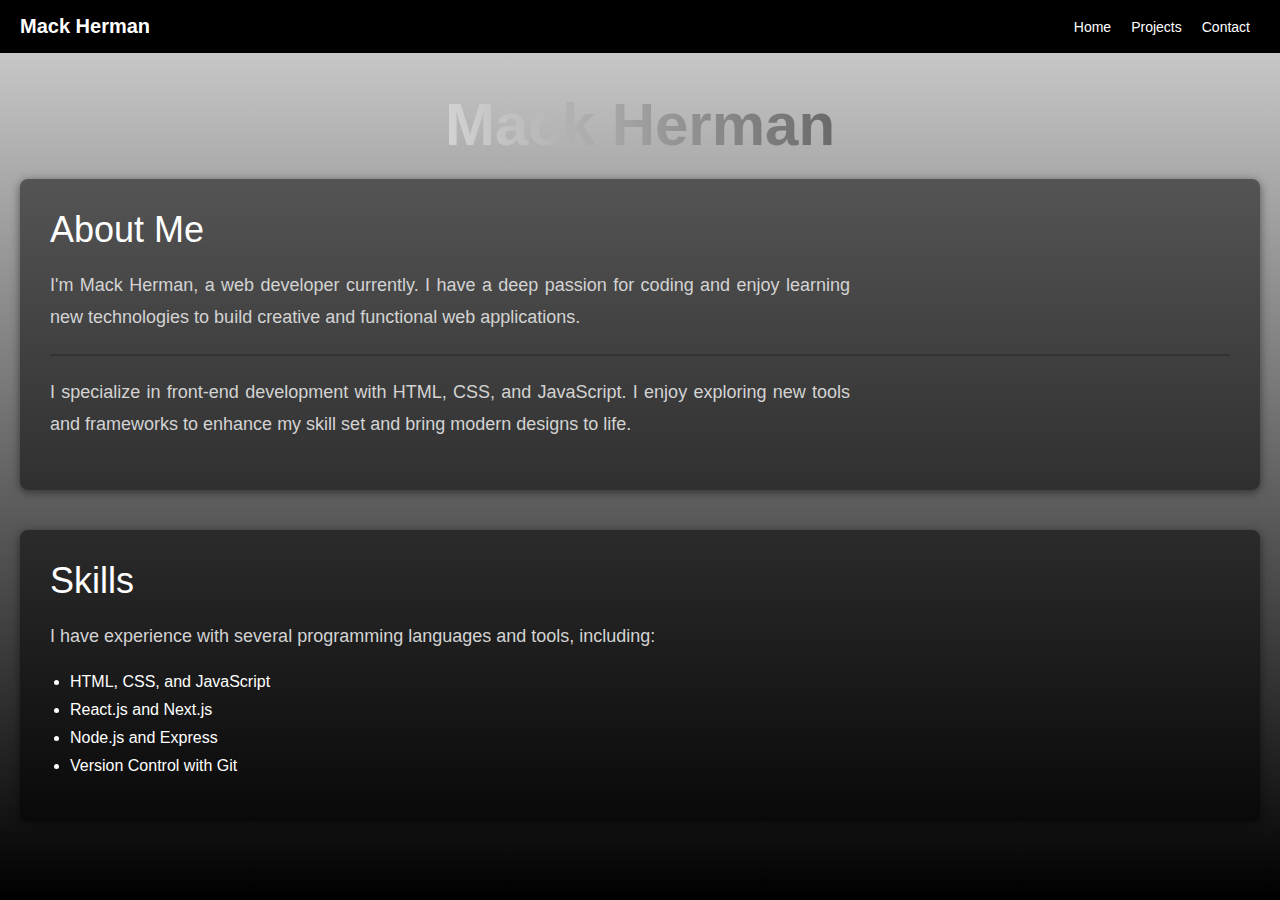
<file: index.html>
<html lang="en">
<head>
    <meta charset="UTF-8">
    <meta name="viewport" content="width=device-width, initial-scale=1.0">
    <title>Mack Herman</title>
    <link rel="icon" href="../images/faviconn.png" type="image/png">
    <script async src="https://pagead2.googlesyndication.com/pagead/js/adsbygoogle.js?client=ca-pub-4675348534155146"
     crossorigin="anonymous"></script>
    <style>
    /* Global Styles */
        * {
            box-sizing: border-box; /* Ensure padding and borders don't cause overflow */
        }

        body {
            font-family: Arial, sans-serif;
            background: linear-gradient(to bottom, #d3d3d3, #000000); /* Gradient from light grey to black */
            margin: 0;
            padding: 0;
            color: white; /* Make text white to stand out on the dark background */
            overflow-x: hidden; /* Prevent horizontal scrollbar */
        }

    /* Header styles */
        header {
            background-color: #000;
            color: white;
            padding: 15px 20px;
            position: fixed;
            top: 0;
            left: 0;
            width: 100%;
            z-index: 1000;
            display: flex;
            justify-content: space-between;
            align-items: center;
            box-sizing: border-box;
        }

        .logo h1 {
            font-size: 20px;
            margin: 0;
            color: white; /* Ensures "Mack Herman" is white */
        }

        .logo h1 a {
            color: white; /* Remove underline and keep the text white */
            text-decoration: none; /* Remove underline */
        }

        nav {
            display: flex;
            margin-left: 20px;
            justify-content: flex-start;
        }

        nav a {
            color: white;
            text-decoration: none;
            margin: 0 10px;
            font-size: 14px;
        }

        nav a:hover {
            text-decoration: underline;
        }

    /* Main content styles */
        main {
            margin-top: 20px;
            padding: 20px;
            display: flex;
            flex-direction: column;
            justify-content: flex-start;
            align-items: center;
            text-align: left; /* Left-align the text */
            min-height: 80vh;
        }

        h2 {
            font-size: 60px;
            margin-bottom: 20px;
            background: linear-gradient(to right, lightgrey, black);
            -webkit-background-clip: text;
            color: transparent;
            background-size: 200% 100%;
            animation: colorFlow 3s infinite linear;
        }

        p {
            font-size: 18px;
            line-height: 1.8; /* More line spacing for readability */
            margin-bottom: 20px;
            max-width: 800px; /* Limit the width of the text */
            text-align: justify; /* Justify text to avoid ragged edges */
            color: #d3d3d3; /* Slightly lighter text color for the body */
        }

        .section {
            background-color: rgba(0, 0, 0, 0.5); /* More transparent background for sections */
            padding: 30px;
            border-radius: 8px;
            box-shadow: 0px 2px 10px rgba(0, 0, 0, 0.5); /* Add shadow for depth */
            margin-bottom: 40px;
            width: 100%;
        }

        .section-title {
            font-size: 36px;
            margin-bottom: 15px;
            color: white;
        }

        .divider {
            width: 100%;
            height: 2px;
            background-color: #333;
            margin: 20px 0;
        }

        /* Add spacing to the bullet points */
        ul {
            padding-left: 20px; /* Adds space before the bullet points */
        }

        ul li {
            margin-bottom: 10px; /* Adds space between each bullet point */
        }

        /* Animation for the color flow effect */
        @keyframes colorFlow {
            0% {
                background-position: -100% 0%;
            }
            50% {
                background-position: 100% 0%;
            }
            100% {
                background-position: -100% 0%;
            }
        }
    </style>
</head>
<body>

    <!-- Header -->
    <header>
        <div class="logo">
            <h1><a href="../">Mack Herman</a></h1>
        </div>
        <nav>
            <a href="../">Home</a>
            <a href="projects">Projects</a>
            <a href="contact">Contact</a>
        </nav>
    </header>

    <!-- Main content -->
    <main>
        <h2>Mack Herman</h2>
        <div class="section">
            <div class="section-title">About Me</div>
            <p>
                I'm Mack Herman, a web developer currently. I have a deep passion for coding and enjoy learning new technologies to build creative and functional web applications.
            </p>
            <div class="divider"></div>
            <p>
                I specialize in front-end development with HTML, CSS, and JavaScript. I enjoy exploring new tools and frameworks to enhance my skill set and bring modern designs to life.
            </p>
        </div>

        <div class="section">
            <div class="section-title">Skills</div>
            <p>
                I have experience with several programming languages and tools, including:
            </p>
            <ul>
                <li>HTML, CSS, and JavaScript</li>
                <li>React.js and Next.js</li>
                <li>Node.js and Express</li>
                <li>Version Control with Git</li>
            </ul>
        </div>

    </main>

</body>
</html>
</file>
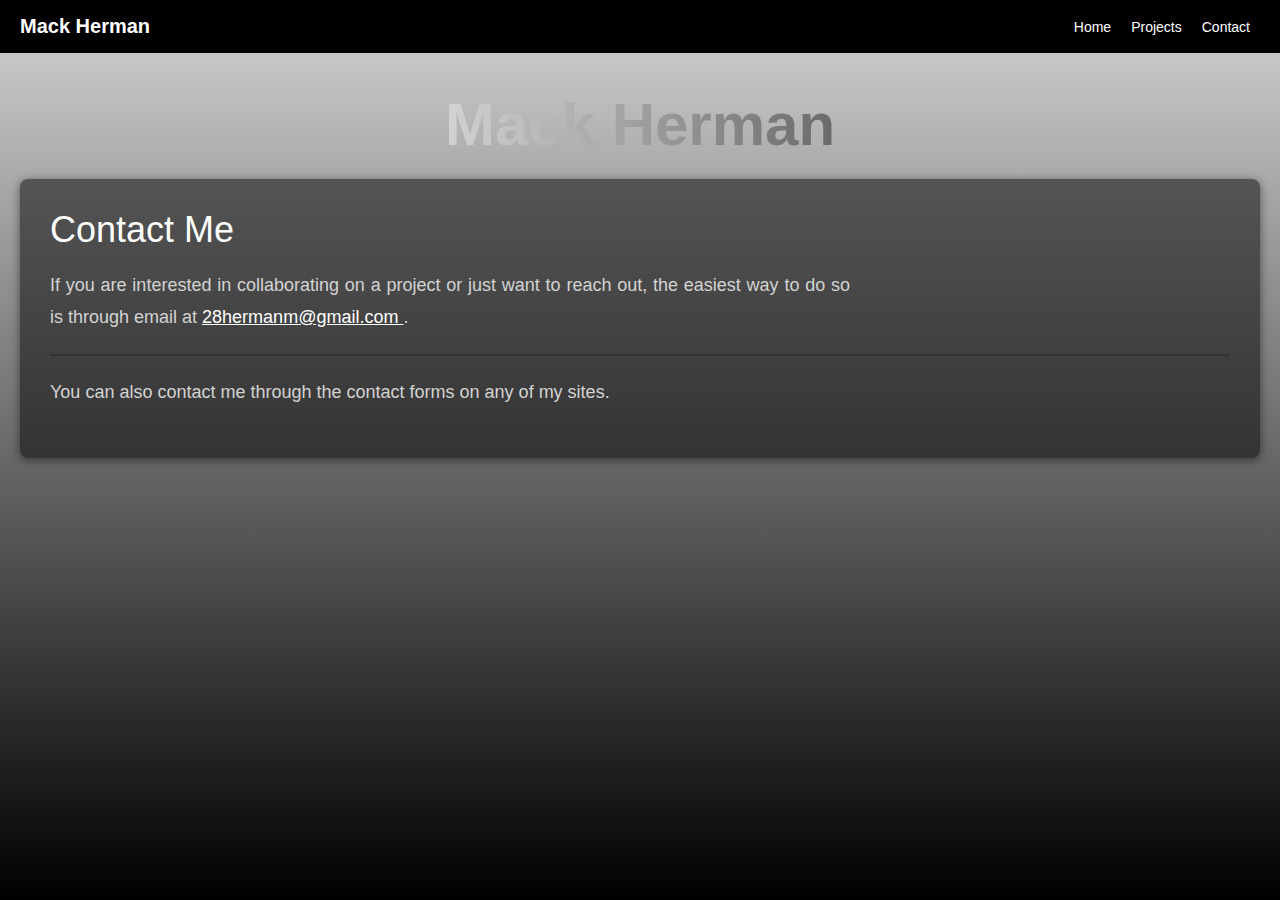
<file: contact.html>
<html lang="en">
<head>
    <meta charset="UTF-8">
    <meta name="viewport" content="width=device-width, initial-scale=1.0">
    <title>Contact - Mack Herman</title>
    <link rel="icon" href="../images/faviconn.png" type="image/png">
    <script async src="https://pagead2.googlesyndication.com/pagead/js/adsbygoogle.js?client=ca-pub-4675348534155146"
     crossorigin="anonymous"></script>
    <style>
    /* Global Styles */
        * {
            box-sizing: border-box; /* Ensure padding and borders don't cause overflow */
        }

        body {
            font-family: Arial, sans-serif;
            background: linear-gradient(to bottom, #d3d3d3, #000000); /* Gradient from light grey to black */
            margin: 0;
            padding: 0;
            color: white; /* Make text white to stand out on the dark background */
            overflow-x: hidden; /* Prevent horizontal scrollbar */
        }

    /* Header styles */
        header {
            background-color: #000;
            color: white;
            padding: 15px 20px;
            position: fixed;
            top: 0;
            left: 0;
            width: 100%;
            z-index: 1000;
            display: flex;
            justify-content: space-between;
            align-items: center;
            box-sizing: border-box;
        }

        .logo h1 {
            font-size: 20px;
            margin: 0;
            color: white; /* Ensures "Mack Herman" is white */
        }

        .logo h1 a {
            color: white; /* Remove underline and keep the text white */
            text-decoration: none; /* Remove underline */
        }

        nav {
            display: flex;
            margin-left: 20px;
            justify-content: flex-start;
        }

        nav a {
            color: white;
            text-decoration: none;
            margin: 0 10px;
            font-size: 14px;
        }

        nav a:hover {
            text-decoration: underline;
        }

    /* Main content styles */
        main {
            margin-top: 20px;
            padding: 20px;
            display: flex;
            flex-direction: column;
            justify-content: flex-start;
            align-items: center;
            text-align: left; /* Left-align the text */
            min-height: 80vh;
        }

        h2 {
            font-size: 60px;
            margin-bottom: 20px;
            background: linear-gradient(to right, lightgrey, black);
            -webkit-background-clip: text;
            color: transparent;
            background-size: 200% 100%;
            animation: colorFlow 3s infinite linear;
        }

        p {
            font-size: 18px;
            line-height: 1.8; /* More line spacing for readability */
            margin-bottom: 20px;
            max-width: 800px; /* Limit the width of the text */
            text-align: justify; /* Justify text to avoid ragged edges */
            color: #d3d3d3; /* Slightly lighter text color for the body */
        }

        .section {
            background-color: rgba(0, 0, 0, 0.5); /* More transparent background for sections */
            padding: 30px;
            border-radius: 8px;
            box-shadow: 0px 2px 10px rgba(0, 0, 0, 0.5); /* Add shadow for depth */
            margin-bottom: 40px;
            width: 100%;
        }

        .section-title {
            font-size: 36px;
            margin-bottom: 15px;
            color: white;
        }

        .divider {
            width: 100%;
            height: 2px;
            background-color: #333;
            margin: 20px 0;
        }

        /* Add spacing to the bullet points */
        ul {
            padding-left: 20px; /* Adds space before the bullet points */
        }

        ul li {
            margin-bottom: 10px; /* Adds space between each bullet point */
        }

        /* Animation for the color flow effect */
        @keyframes colorFlow {
            0% {
                background-position: -100% 0%;
            }
            50% {
                background-position: 100% 0%;
            }
            100% {
                background-position: -100% 0%;
            }
        }
    </style>
</head>
<body>

    <!-- Header -->
    <header>
        <div class="logo">
            <h1><a href="../">Mack Herman</a></h1>
        </div>
        <nav>
            <a href="../">Home</a>
            <a href="projects">Projects</a>
            <a href="contact">Contact</a>
        </nav>
    </header>

    <!-- Main content -->
    <main>
        <h2>Mack Herman</h2>
        <div class="section">
            <div class="section-title">Contact Me</div>
            <p>
              If you are interested in collaborating on a project or just want to reach out, the easiest way to do so is through email at 
    <a href="https://mail.google.com/mail/?view=cm&fs=1&to=28hermanm%40gmail.com&authuser=0" target="_blank" style="color: white; text-decoration: underline;">
        28hermanm@gmail.com
    </a>.
           </p>


            <div class="divider"></div>
            <p>
                You can also contact me through the contact forms on any of my sites.
            </p>
        </div>

    </main>

</body>
</html>
</file>
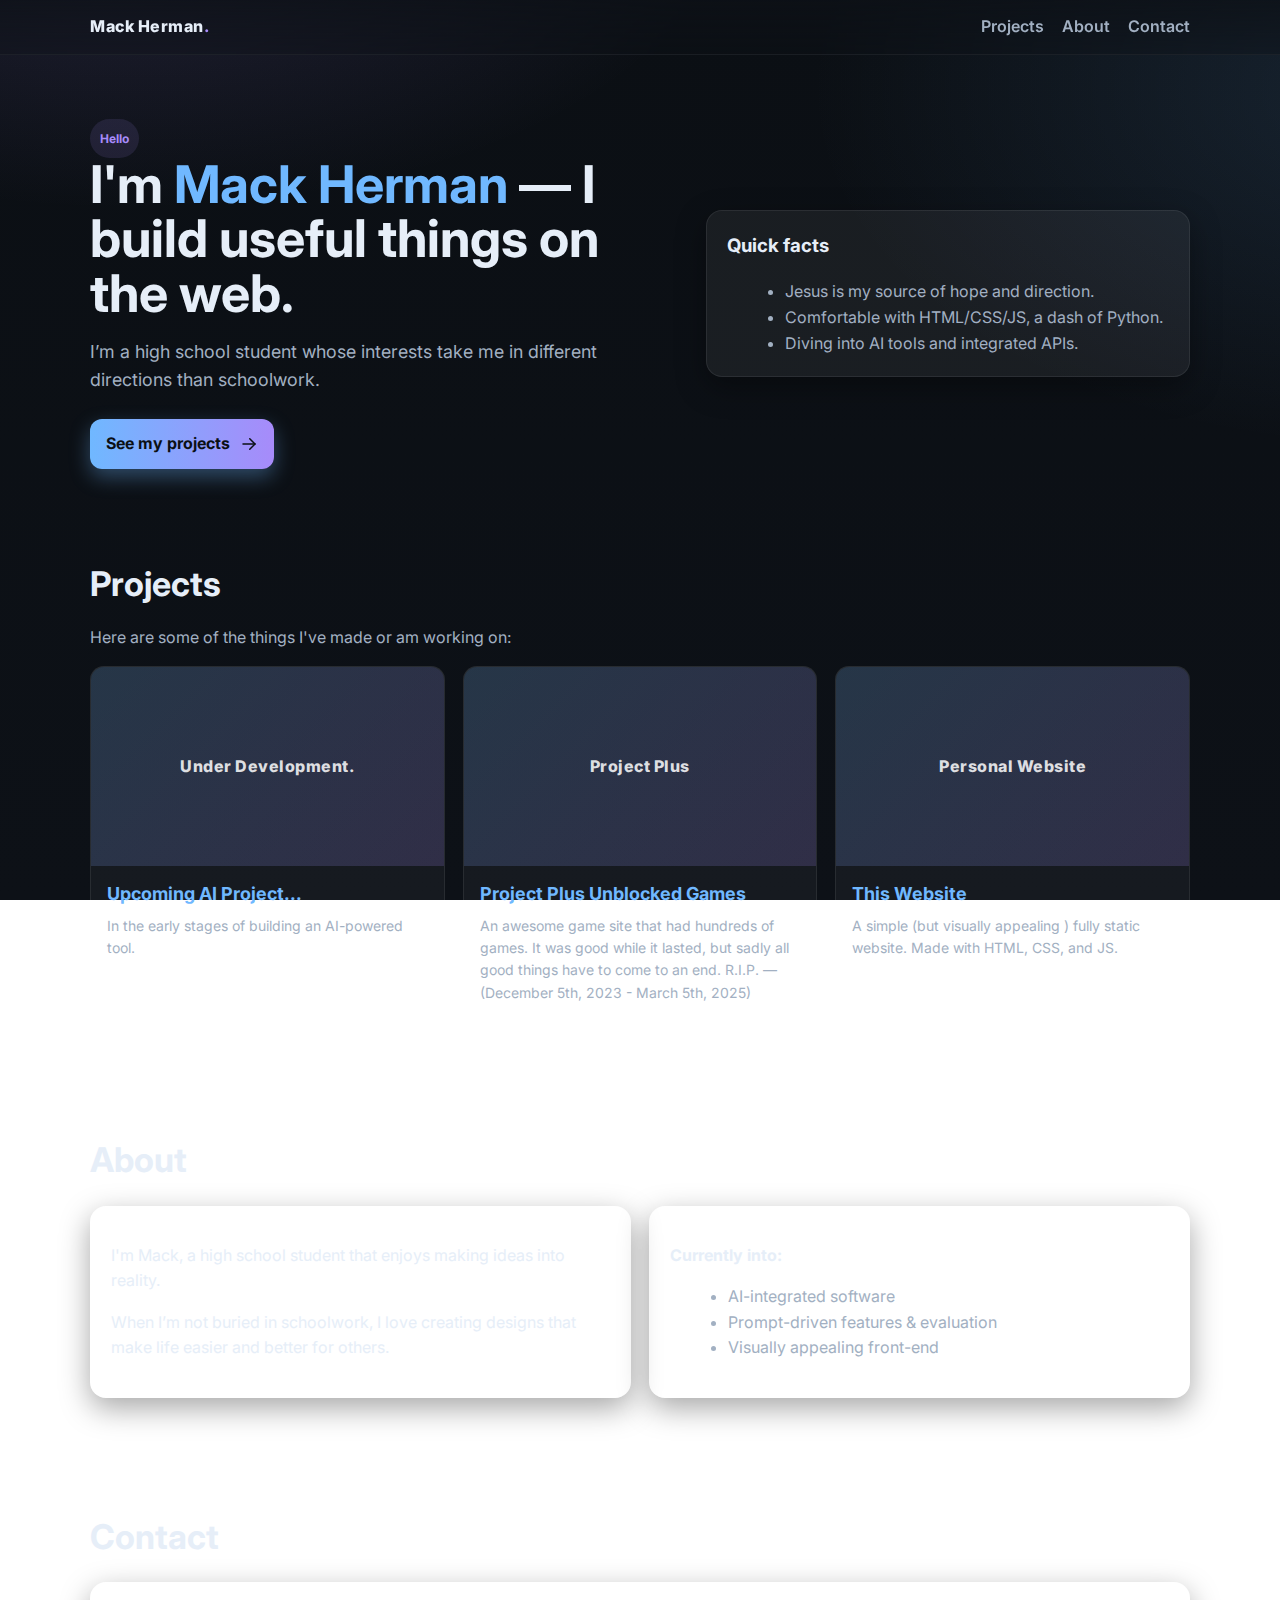
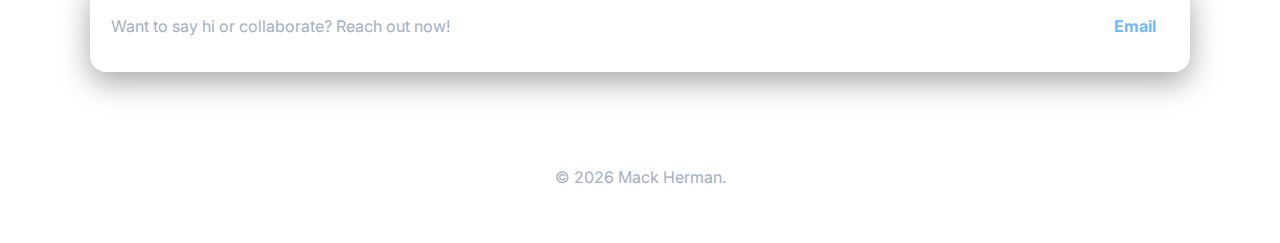
<file: oldindex.html>
<!DOCTYPE html>
<html lang="en">
<head>
  <meta charset="UTF-8" />
  <meta name="viewport" content="width=device-width, initial-scale=1" />
  <title>Mack Herman</title>
  <meta name="description" content="Official website of the REAL Mack Herman." />
  <link rel="preconnect" href="https://fonts.googleapis.com">
  <link rel="preconnect" href="https://fonts.gstatic.com" crossorigin>
  <link href="https://fonts.googleapis.com/css2?family=Inter:wght@300;400;600;800&display=swap" rel="stylesheet">
  <link rel="icon" type="image/png" href="images/waveemoji.png">
  <style>
    :root {
      --bg: #0b0f14;
      --panel: rgba(255,255,255,0.06);
      --text: #e6eef8;
      --muted: #a2b0c2;
      --brand: #70b8ff;
      --accent: #a78bfa;
      --ring: rgba(112,184,255,.35);
      --shadow: 0 10px 30px rgba(0,0,0,.35);
    }
    * { box-sizing: border-box; }
    html, body { height: 100%; }
    body {
      margin: 0;
      font-family: 'Inter', system-ui, -apple-system, Segoe UI, Roboto, Helvetica, Arial, sans-serif;
      color: var(--text);
      background:
        radial-gradient(1000px 500px at 10% -10%, rgba(167,139,250,.15), transparent 60%),
        radial-gradient(1000px 600px at 110% 10%, rgba(112,184,255,.12), transparent 60%),
        linear-gradient(180deg, #0b0f14 0%, #0d1117 100%);
      background-attachment: fixed;
      line-height: 1.6;
    }
    a { color: var(--brand); text-decoration: none; }
    a:hover { text-decoration: underline; }
    .container { width: min(1100px, 90%); margin: 0 auto; }
    header {
      position: sticky; top: 0; z-index: 50;
      backdrop-filter: blur(10px);
      background: linear-gradient(to bottom, rgba(13,17,23,.75), rgba(13,17,23,.35));
      border-bottom: 1px solid rgba(255,255,255,.06);
    }
    .nav { display: flex; align-items: center; justify-content: space-between; padding: 14px 0; }
    .brand { font-weight: 800; letter-spacing: 0.5px; }
    .brand .dot { color: var(--accent); }
    nav { display: flex; }
    nav a { margin-left: 18px; color: var(--muted); font-weight: 600; }
    nav a:hover { color: var(--text); }
    .hero { padding: 64px 0 32px; display: grid; grid-template-columns: 1.2fr 1fr; gap: 36px; align-items: center; }
    .hero h1 { font-size: clamp(32px, 5vw, 52px); line-height: 1.05; margin: 0 0 16px; }
    .hero p { margin: 0 0 24px; color: var(--muted); font-size: clamp(16px, 1.4vw, 18px); }
    .card { background: var(--panel); border: 1px solid rgba(255,255,255,.08); padding: 20px; border-radius: 16px; box-shadow: var(--shadow); }
    .cta { display: inline-flex; align-items: center; gap: 10px; padding: 12px 16px; border-radius: 12px; font-weight: 700; color: #0b0f14; background: linear-gradient(90deg, var(--brand), var(--accent)); border: none; cursor: pointer; box-shadow: 0 8px 20px var(--ring); }
    .cta:hover { filter: brightness(1.05); }
    .tag { display: inline-block; padding: 10px 10px; border-radius: 999px; background: rgba(167,139,250,.12); color: var(--accent); font-weight: 700; font-size: 12px; }
    section { padding: 56px 0; }
    section h2 { font-size: clamp(24px, 3.5vw, 34px); margin: 0 0 18px; }
    section .sub { color: var(--muted); margin-top: -4px; }
    .grid { display: grid; grid-template-columns: repeat(3, 1fr); gap: 18px; }
    .project-card { position: relative; overflow: hidden; border-radius: 14px; background: rgba(255,255,255,.04); border: 1px solid rgba(255,255,255,.08); transition: transform .2s ease, border-color .2s ease; }
    .project-card:hover { transform: translateY(-4px); border-color: rgba(255,255,255,.18); }
    .project-thumb { aspect-ratio: 16/9; width: 100%; background: linear-gradient(135deg, rgba(112,184,255,.18), rgba(167,139,250,.18)); display: grid; place-items: center; font-weight: 800; color: rgba(255,255,255,.85); letter-spacing: 0.5px; }
    .project-body { padding: 14px 16px 16px; }
    .project-title { margin: 0 0 6px; font-size: 18px; }
    .project-meta { color: var(--muted); font-size: 14px; }
    .about-grid { display: grid; grid-template-columns: 1fr 1fr; gap: 18px; }
    .footer { padding: 36px 0 52px; color: var(--muted); border-top: 1px solid rgba(255,255,255,.06); text-align: center; }
    .socials { display: flex; gap: 12px; }
    .socials a { padding: 10px 12px; border-radius: 10px; background: rgba(255,255,255,.06); border: 1px solid rgba(255,255,255,.1); font-weight: 700; }
    .socials a:hover { background: rgba(255,255,255,.1); }
    @media (max-width: 900px) {
      .hero { grid-template-columns: 1fr; }
      .grid { grid-template-columns: 1fr 1fr; }
      .about-grid { grid-template-columns: 1fr; }
    }
    @media (max-width: 600px) {
      .grid { grid-template-columns: 1fr; }
      nav { display: none; }
    }
  </style>
</head>
<body>
  <header>
    <div class="container nav">
      <div class="brand">Mack Herman<span class="dot">.</span></div>
      <nav>
        <a href="#projects">Projects</a>
        <a href="#about">About</a>
        <a href="#contact">Contact</a>
      </nav>
    </div>
  </header>
  <main class="container">
    <section class="hero">
      <div>
        <span class="tag">Hello</span>
        <h1>I'm <span style="color:var(--brand);">Mack Herman</span> — I build useful things on the web.</h1>
        <p>I’m a high school student whose interests take me in different directions than schoolwork.</p>
        <a class="cta" href="#projects" aria-label="Jump to Projects">
          <span>See my projects</span>
          <svg width="18" height="18" viewBox="0 0 24 24" fill="none" xmlns="http://www.w3.org/2000/svg">
            <path d="M13 5L20 12L13 19" stroke="#0b0f14" stroke-width="2" stroke-linecap="round"/>
            <path d="M20 12H4" stroke="#0b0f14" stroke-width="2" stroke-linecap="round"/>
          </svg>
        </a>
      </div>
      <div class="card">
        <h3 style="margin-top:0">Quick facts</h3>
        <ul style="margin:10px 0 0 18px; color: var(--muted);">
          <li>Jesus is my source of hope and direction.</li>
          <li>Comfortable with HTML/CSS/JS, a dash of Python.</li>
          <li>Diving into AI tools and integrated APIs.</li>
        </ul>
      </div>
    </section>

    <section id="projects">
      <h2>Projects</h2>
      <p class="sub">Here are some of the things I've made or am working on:</p>
      <div class="grid" id="projectsGrid" aria-live="polite"></div>
    </section>

    <section id="about">
      <h2>About</h2>
      <div class="about-grid">
        <div class="card">
          <p>I'm Mack, a high school student that enjoys making ideas into reality.</p>
          <p>When I’m not buried in schoolwork, I love creating designs that make life easier and better for others.</p>
        </div>
        <div class="card">
          <p><strong>Currently into:</strong></p>
          <ul style="margin:10px 0 0 18px; color: var(--muted);">
            <li>AI-integrated software</li>
            <li>Prompt-driven features & evaluation</li>
            <li>Visually appealing front-end</li>
          </ul>
        </div>
      </div>
    </section>

    <section id="contact">
      <h2>Contact</h2>
      <div class="card" style="display:flex; align-items:center; justify-content:space-between; gap:16px; flex-wrap:wrap;">
        <p style="margin:0; color: var(--muted)">Want to say hi or collaborate? Reach out now!</p>
        <div class="socials">
          <a href="mailto:28hermanm@gmail.com">Email</a>
        </div>
      </div>
    </section>
  </main>

  <footer class="footer">
    <div class="container">© <span id="year"></span> Mack Herman.</div>
  </footer>

  <script>
    document.getElementById('year').textContent = new Date().getFullYear();

    const projects = [
      {
        title: 'Upcoming AI Project...',
        blurb: 'In the early stages of building an AI-powered tool.',
        href: '',
        tag: 'Under Development.'
      },
      {
        title: 'Project Plus Unblocked Games',
        blurb: 'An awesome game site that had hundreds of games. It was good while it lasted, but sadly all good things have to come to an end. R.I.P. — (December 5th, 2023 - March 5th, 2025)',
        href: '',
        tag: 'Project Plus'
      },
      {
        title: 'This Website',
        blurb: 'A simple (but visually appealing ) fully static website. Made with HTML, CSS, and JS.',
        href: '',
        tag: 'Personal Website'
      }
    ];

    const grid = document.getElementById('projectsGrid');
    function card({title, blurb, href, tag}) {
      const el = document.createElement('a');
      el.className = 'project-card';
      el.href = href || '#';
      el.target = href && href.startsWith('http') ? '_blank' : '_self';
      el.rel = 'noopener';
      el.innerHTML = `
        <div class="project-thumb">${tag || 'Project'}</div>
        <div class="project-body">
          <h3 class="project-title">${title}</h3>
          <div class="project-meta">${blurb}</div>
        </div>`;
      return el;
    }
    projects.forEach(p => grid.appendChild(card(p)));

    document.querySelectorAll('a[href^="#"]').forEach(a => {
      a.addEventListener('click', (e) => {
        const id = a.getAttribute('href').slice(1);
        const target = document.getElementById(id);
        if (target) {
          e.preventDefault();
          target.scrollIntoView({behavior: 'smooth', block: 'start'});
        }
      });
    });
  </script>
  </main>
</body>
</html>
</file>
